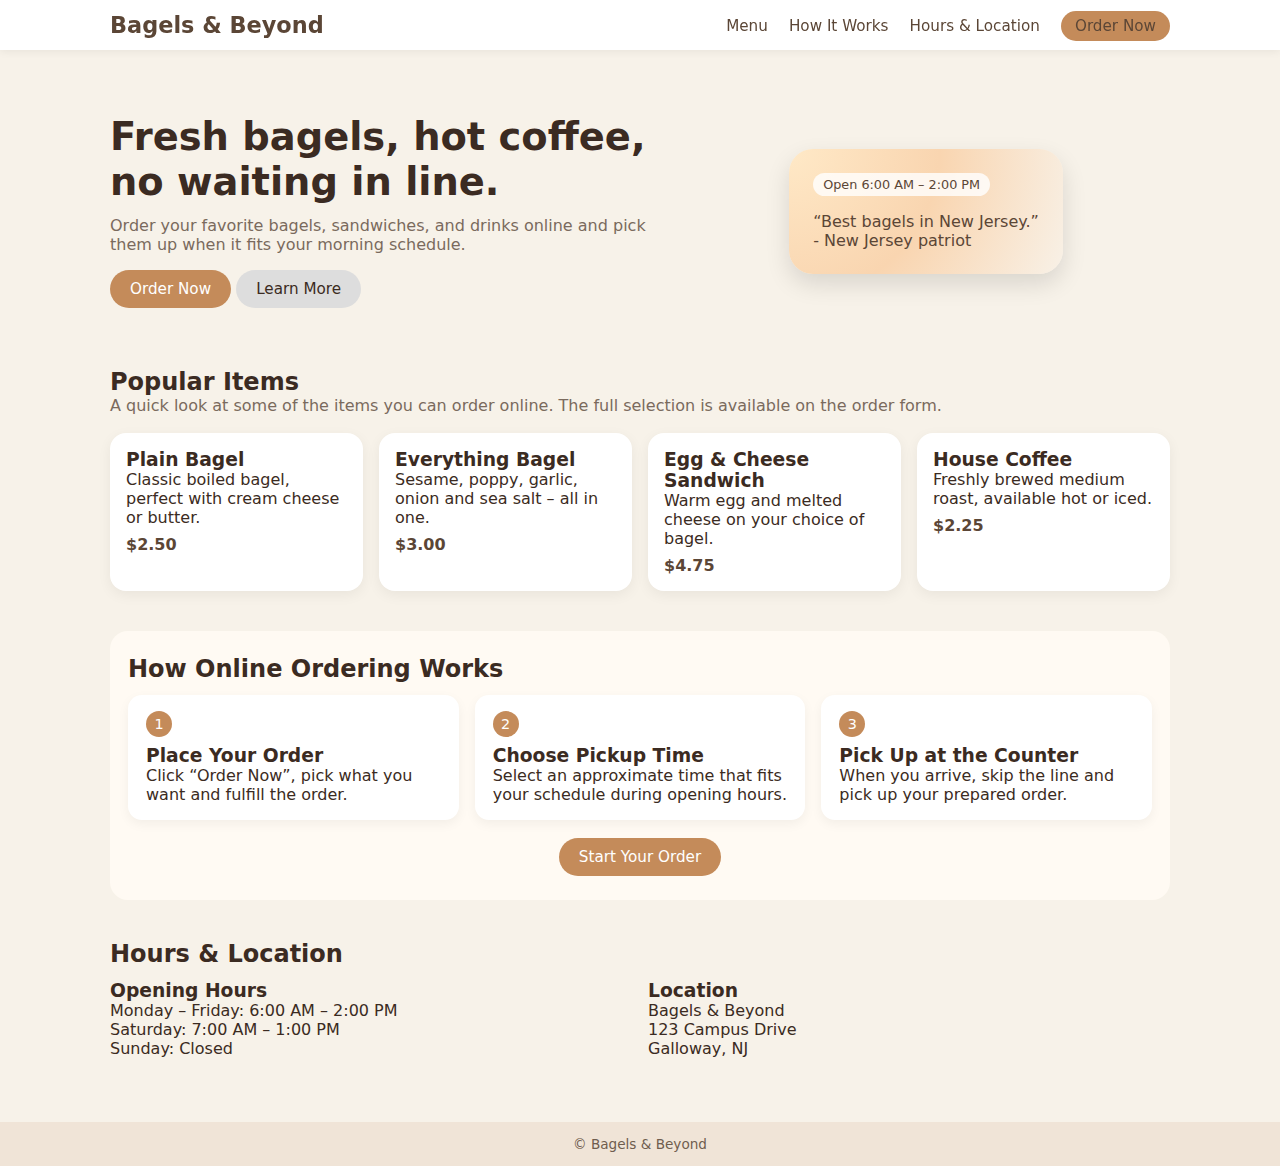
<file: index.html>
<!DOCTYPE html>
<html lang="en">
<head>
    <meta charset="UTF-8">
    <title>Bagels & Beyond – Fresh Bagels Every Morning</title>
    <link rel="stylesheet" href="style.css">
</head>
<body>

<header class="site-header">
    <div class="header-inner">
        <div class="logo">Bagels &amp; Beyond</div>
        <nav class="main-nav">
            <a href="#menu">Menu</a>
            <a href="#how-it-works">How It Works</a>
            <a href="#hours">Hours &amp; Location</a>
            <a href="order.html" class="nav-cta">Order Now</a>
        </nav>
    </div>
</header>

<main>
    <!-- Hero section -->
    <section class="hero">
        <div class="hero-text">
            <h1>Fresh bagels, hot coffee,<br>no waiting in line.</h1>
            <p>
                Order your favorite bagels, sandwiches, and drinks online and 
                pick them up when it fits your morning schedule.
            </p>
            <div class="hero-buttons">
                <a href="order.html" class="btn">Order Now</a>
                <a href="#how-it-works" class="btn btn-secondary">Learn More</a>
            </div>
        </div>
        <div class="hero-image">
            <div class="hero-image-inner">
                <span class="hero-tag">Open 6:00 AM – 2:00 PM</span>
                <p>“Best bagels in New Jersey.”<br><span>- New Jersey patriot</span></p>
            </div>
        </div>
    </section>

    <!-- Menu preview -->
    <section id="menu" class="section">
        <h2>Popular Items</h2>
        <p class="section-intro">
            A quick look at some of the items you can order online. 
            The full selection is available on the order form.
        </p>

        <div class="card-grid">
            <article class="card">
                <h3>Plain Bagel</h3>
                <p>Classic boiled bagel, perfect with cream cheese or butter.</p>
                <p class="price">$2.50</p>
            </article>

            <article class="card">
                <h3>Everything Bagel</h3>
                <p>Sesame, poppy, garlic, onion and sea salt – all in one.</p>
                <p class="price">$3.00</p>
            </article>

            <article class="card">
                <h3>Egg &amp; Cheese Sandwich</h3>
                <p>Warm egg and melted cheese on your choice of bagel.</p>
                <p class="price">$4.75</p>
            </article>

            <article class="card">
                <h3>House Coffee</h3>
                <p>Freshly brewed medium roast, available hot or iced.</p>
                <p class="price">$2.25</p>
            </article>
        </div>
    </section>

    <!-- How it works -->
    <section id="how-it-works" class="section section-alt">
        <h2>How Online Ordering Works</h2>
        <div class="steps">
            <div class="step">
                <span class="step-number">1</span>
                <h3>Place Your Order</h3>
                <p>Click “Order Now”, pick what you want and fulfill the order.</p>
            </div>
            <div class="step">
                <span class="step-number">2</span>
                <h3>Choose Pickup Time</h3>
                <p>Select an approximate time that fits your schedule during opening hours.</p>
            </div>
            <div class="step">
                <span class="step-number">3</span>
                <h3>Pick Up at the Counter</h3>
                <p>When you arrive, skip the line and pick up your prepared order.</p>
            </div>
        </div>
        <div class="centered">
            <a href="order.html" class="btn">Start Your Order</a>
        </div>
    </section>

    <!-- Hours & location -->
    <section id="hours" class="section">
        <h2>Hours &amp; Location</h2>
        <div class="info-grid">
            <div>
                <h3>Opening Hours</h3>
                <p>Monday – Friday: 6:00 AM – 2:00 PM<br>Saturday: 7:00 AM – 1:00 PM<br>Sunday: Closed</p>
            </div>
            <div>
                <h3>Location</h3>
                <p>Bagels &amp; Beyond<br>123 Campus Drive<br>Galloway, NJ</p>
            </div>
        </div>
    </section>
</main>

<footer class="site-footer">
    <p>© Bagels &amp; Beyond</p>
</footer>

</body>
</html>
</file>
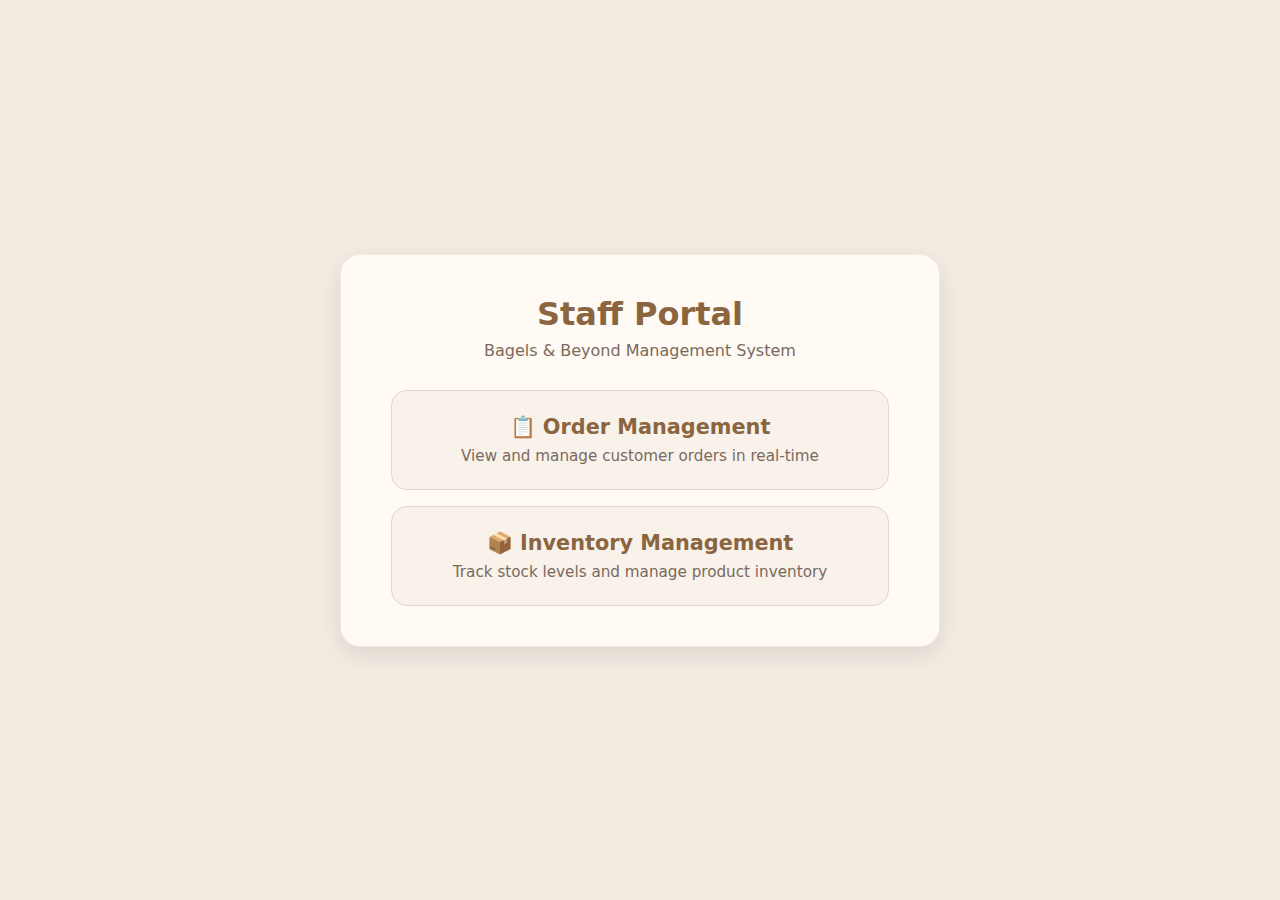
<file: staff/index.html>
<!DOCTYPE html>
<html lang="en">
<head>
    <meta charset="UTF-8">
    <title>Staff Portal – Bagels & Beyond</title>
    <link rel="stylesheet" href="../style.css">
    <style>
        .staff-portal {
            min-height: 100vh;
            display: flex;
            align-items: center;
            justify-content: center;
            background: #f3ece3;
            padding: 20px;
        }
        .staff-container {
            background: #fffaf3;
            border-radius: 20px;
            padding: 40px 50px;
            box-shadow: 0 8px 24px rgba(0,0,0,0.1);
            border: 1px solid #f3e8dc;
            max-width: 600px;
            width: 100%;
            text-align: center;
        }
        .staff-header {
            margin-bottom: 30px;
        }
        .staff-header h1 {
            font-size: 2rem;
            color: #8a6540;
            margin-bottom: 8px;
        }
        .staff-header p {
            font-size: 1rem;
            color: #7a6a5d;
        }
        .staff-options {
            display: grid;
            grid-template-columns: 1fr;
            gap: 16px;
            margin-top: 24px;
        }
        .staff-card {
            background: #f8f2ea;
            border-radius: 16px;
            padding: 24px 20px;
            border: 1px solid #e0d6c8;
            text-decoration: none;
            color: inherit;
            transition: transform 0.2s, box-shadow 0.2s;
        }
        .staff-card:hover {
            transform: translateY(-2px);
            box-shadow: 0 6px 20px rgba(200,139,90,0.15);
        }
        .staff-card h2 {
            font-size: 1.3rem;
            color: #8a6540;
            margin-bottom: 8px;
        }
        .staff-card p {
            font-size: 0.95rem;
            color: #7a6a5d;
            margin: 0;
        }
        @media (max-width: 600px) {
            .staff-container {
                padding: 30px 24px;
            }
        }
    </style>
</head>
<body>

<div class="staff-portal">
    <div class="staff-container">
        <div class="staff-header">
            <h1>Staff Portal</h1>
            <p>Bagels &amp; Beyond Management System</p>
        </div>
        
        <div class="staff-options">
            <a href="orders.html" class="staff-card">
                <h2>📋 Order Management</h2>
                <p>View and manage customer orders in real-time</p>
            </a>
            
            <a href="inventory.html" class="staff-card">
                <h2>📦 Inventory Management</h2>
                <p>Track stock levels and manage product inventory</p>
            </a>
        </div>
    </div>
</div>

</body>
</html>
</file>
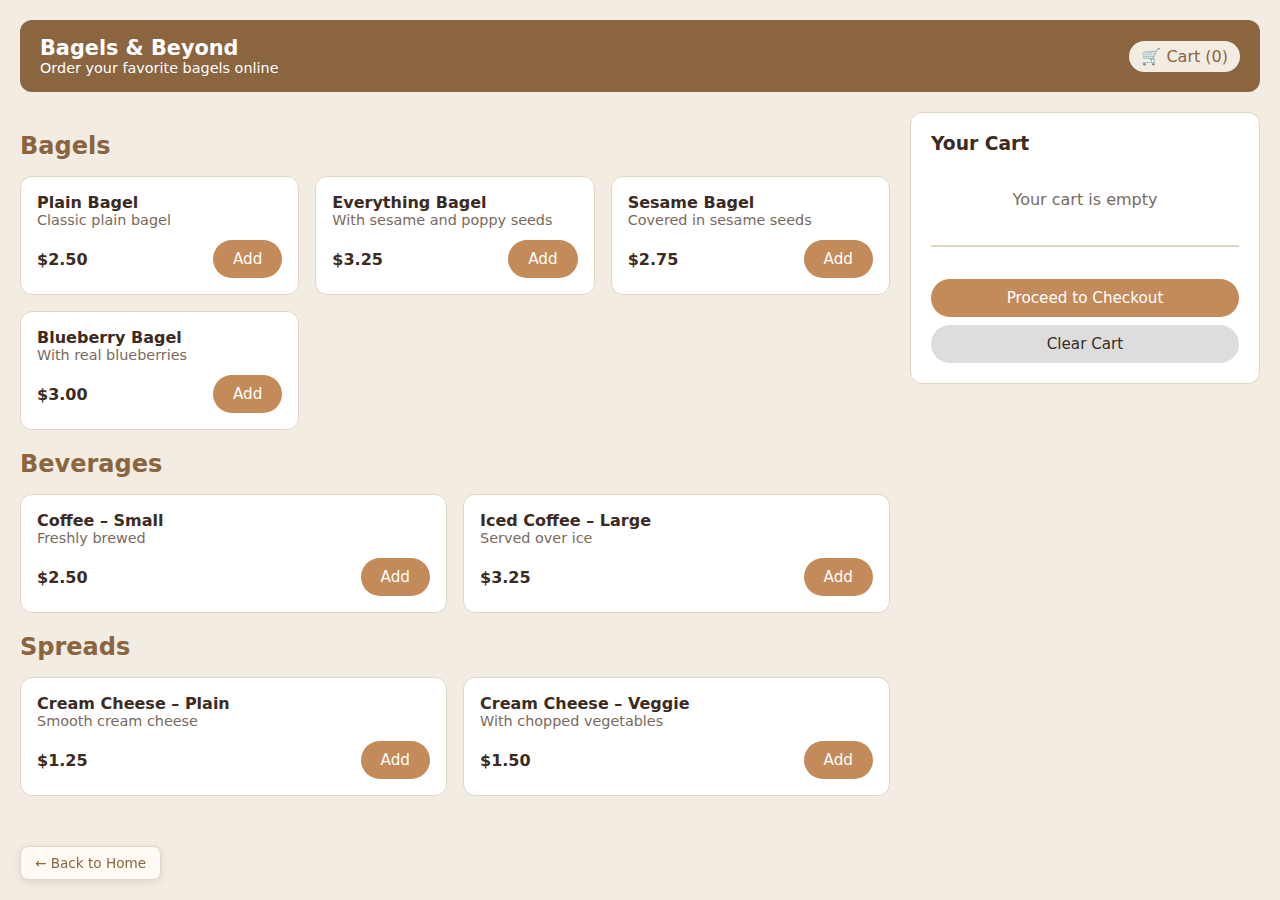
<file: order.html>
<!DOCTYPE html>
<html lang="en">
<head>
    <meta charset="UTF-8">
    <title>Order Online – Bagels & Beyond</title>
    <link rel="stylesheet" href="style.css">
</head>
<body class="order-page">

<div class="order-wrapper">
    <div class="order-topbar">
        <div>
            <h1>Bagels & Beyond</h1>
            <p>Order your favorite bagels online</p>
        </div>
        <div class="order-cart">
            🛒 Cart (<span id="cart-count">0</span>)
        </div>
    </div>

    <div class="order-layout">
        <!-- Menu Items -->
        <div class="menu-section">
            <h2 style="margin-top:20px;color:#8a6540;">Bagels</h2>
            <div class="items-grid">
                <div class="item-card">
                    <div><strong>Plain Bagel</strong></div>
                    <p class="item-desc">Classic plain bagel</p>
                    <div class="item-bottom">
                        <span><strong>$2.50</strong></span>
                        <button onclick="addToCart('Plain Bagel', 2.50)">Add</button>
                    </div>
                </div>

                <div class="item-card">
                    <div><strong>Everything Bagel</strong></div>
                    <p class="item-desc">With sesame and poppy seeds</p>
                    <div class="item-bottom">
                        <span><strong>$3.25</strong></span>
                        <button onclick="addToCart('Everything Bagel', 3.25)">Add</button>
                    </div>
                </div>

                <div class="item-card">
                    <div><strong>Sesame Bagel</strong></div>
                    <p class="item-desc">Covered in sesame seeds</p>
                    <div class="item-bottom">
                        <span><strong>$2.75</strong></span>
                        <button onclick="addToCart('Sesame Bagel', 2.75)">Add</button>
                    </div>
                </div>

                <div class="item-card">
                    <div><strong>Blueberry Bagel</strong></div>
                    <p class="item-desc">With real blueberries</p>
                    <div class="item-bottom">
                        <span><strong>$3.00</strong></span>
                        <button onclick="addToCart('Blueberry Bagel', 3.00)">Add</button>
                    </div>
                </div>
            </div>

            <h2 style="margin-top:20px;color:#8a6540;">Beverages</h2>
            <div class="items-grid">
                <div class="item-card">
                    <div><strong>Coffee – Small</strong></div>
                    <p class="item-desc">Freshly brewed</p>
                    <div class="item-bottom">
                        <span><strong>$2.50</strong></span>
                        <button onclick="addToCart('Coffee – Small', 2.50)">Add</button>
                    </div>
                </div>

                <div class="item-card">
                    <div><strong>Iced Coffee – Large</strong></div>
                    <p class="item-desc">Served over ice</p>
                    <div class="item-bottom">
                        <span><strong>$3.25</strong></span>
                        <button onclick="addToCart('Iced Coffee – Large', 3.25)">Add</button>
                    </div>
                </div>
            </div>

            <h2 style="margin-top:20px;color:#8a6540;">Spreads</h2>
            <div class="items-grid">
                <div class="item-card">
                    <div><strong>Cream Cheese – Plain</strong></div>
                    <p class="item-desc">Smooth cream cheese</p>
                    <div class="item-bottom">
                        <span><strong>$1.25</strong></span>
                        <button onclick="addToCart('Cream Cheese – Plain', 1.25)">Add</button>
                    </div>
                </div>

                <div class="item-card">
                    <div><strong>Cream Cheese – Veggie</strong></div>
                    <p class="item-desc">With chopped vegetables</p>
                    <div class="item-bottom">
                        <span><strong>$1.50</strong></span>
                        <button onclick="addToCart('Cream Cheese – Veggie', 1.50)">Add</button>
                    </div>
                </div>
            </div>
        </div>

        <!-- Cart Sidebar -->
        <div class="cart-sidebar">
            <h3 style="margin-bottom:16px;">Your Cart</h3>
            <div id="cart-items"></div>
            <div id="cart-total" style="margin-top:16px;padding-top:16px;border-top:2px solid #e0d6c8;"></div>
            <a href="payment.html" class="btn" style="display:block;text-align:center;margin-top:16px;">Proceed to Checkout</a>
            <button onclick="clearCart()" class="btn btn-secondary" style="width:100%;margin-top:8px;">Clear Cart</button>
        </div>
    </div>
</div>

<a href="index.html" class="footer-right-link">← Back to Home</a>

<script src="cart.js"></script>
</body>
</html>
</file>
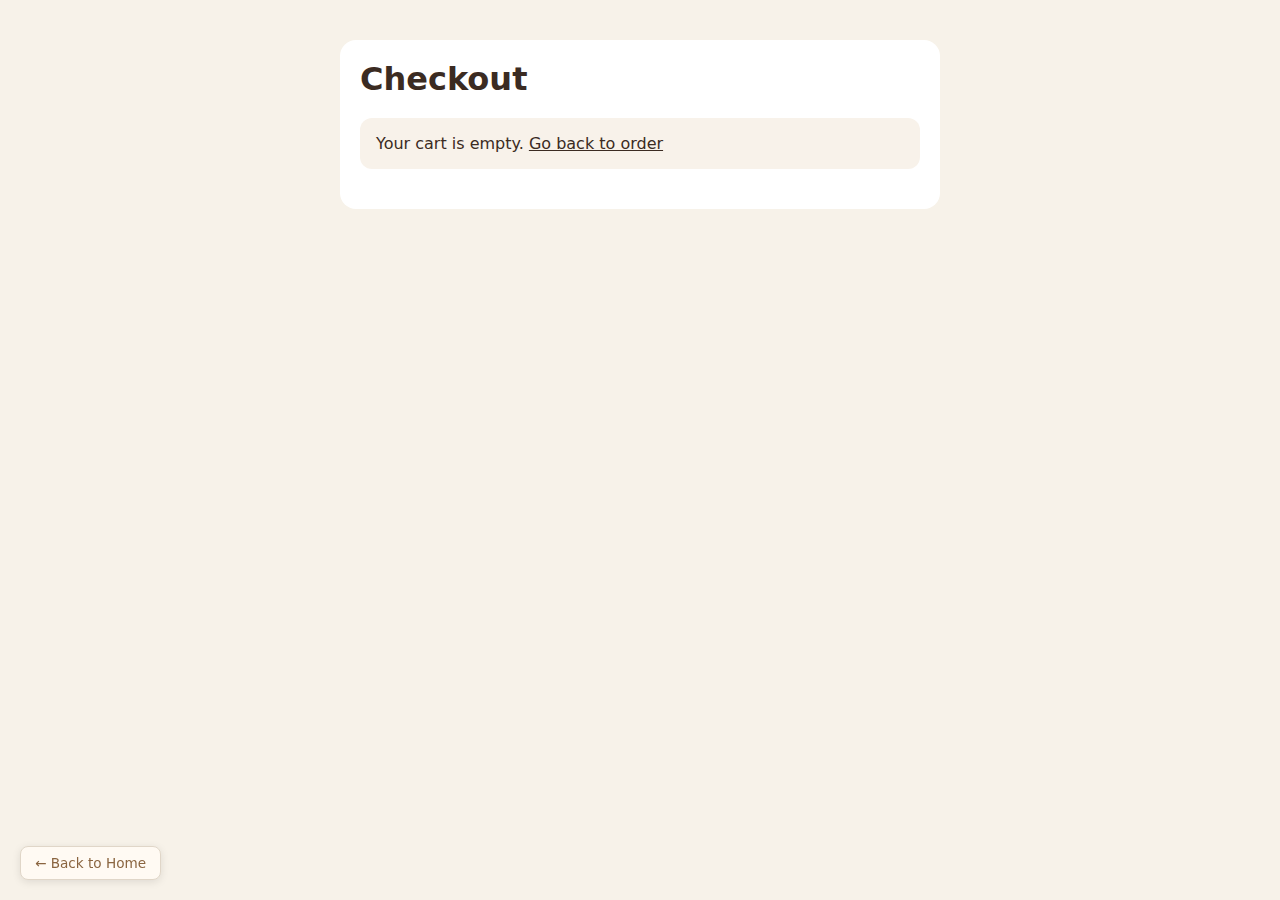
<file: payment.html>
<!DOCTYPE html>
<html lang="en">
<head>
    <meta charset="UTF-8">
    <title>Checkout – Bagels & Beyond</title>
    <link rel="stylesheet" href="style.css">
</head>
<body>

<div class="page">
    <h1>Checkout</h1>
    
    <div id="cart-display" class="cart-display"></div>
    
    <form id="payment-form">
        <h3 style="margin-top:20px;margin-bottom:12px;color:#8a6540;">Customer Information</h3>
        
        <div class="form-group">
            <label>First Name</label>
            <input type="text" id="firstName" required>
        </div>
        
        <div class="form-group">
            <label>Last Name</label>
            <input type="text" id="lastName" required>
        </div>
        
        <div class="form-group">
            <label>Phone</label>
            <input type="tel" id="phone" placeholder="(555) 555-5555" required>
        </div>

        <!-- Pickup time -->
        <div class="form-group">
            <label>Pickup Time</label>
            <input type="time" id="pickupTime" required>
        </div>
        
        <h3 style="margin-top:24px;margin-bottom:12px;color:#8a6540;">Payment Information</h3>
        
        <div class="form-group">
            <label>Card Number</label>
            <input type="text" id="cardNumber" placeholder="1234 5678 9012 3456" maxlength="19" required>
        </div>
        
        <div style="display:flex;gap:12px;">
            <div class="form-group" style="flex:1;">
                <label>Expiry Date</label>
                <input type="text" id="cardExpiry" placeholder="MM/YY" maxlength="5" required>
            </div>
            
            <div class="form-group" style="flex:1;">
                <label>CVV</label>
                <input type="text" id="cardCvv" placeholder="123" maxlength="4" required>
            </div>
        </div>
        
        <div class="form-group">
            <label>Cardholder Name</label>
            <input type="text" id="cardName" placeholder="Name on Card" required>
        </div>
        
        <div style="display:flex;gap:10px;margin-top:20px;">
            <button type="submit" style="flex:1;">Complete Order</button>
            <a href="order.html" class="btn btn-secondary" style="flex:1;text-align:center;">Back to Order</a>
        </div>
        
        <p style="margin-top:16px;font-size:0.85rem;color:#7a6a5d;text-align:center;">
            This is a prototype. No real payment processing occurs.
        </p>
    </form>
</div>

<a href="index.html" class="footer-right-link">← Back to Home</a>

<script src="payment.js"></script>
</body>
</html>
</file>
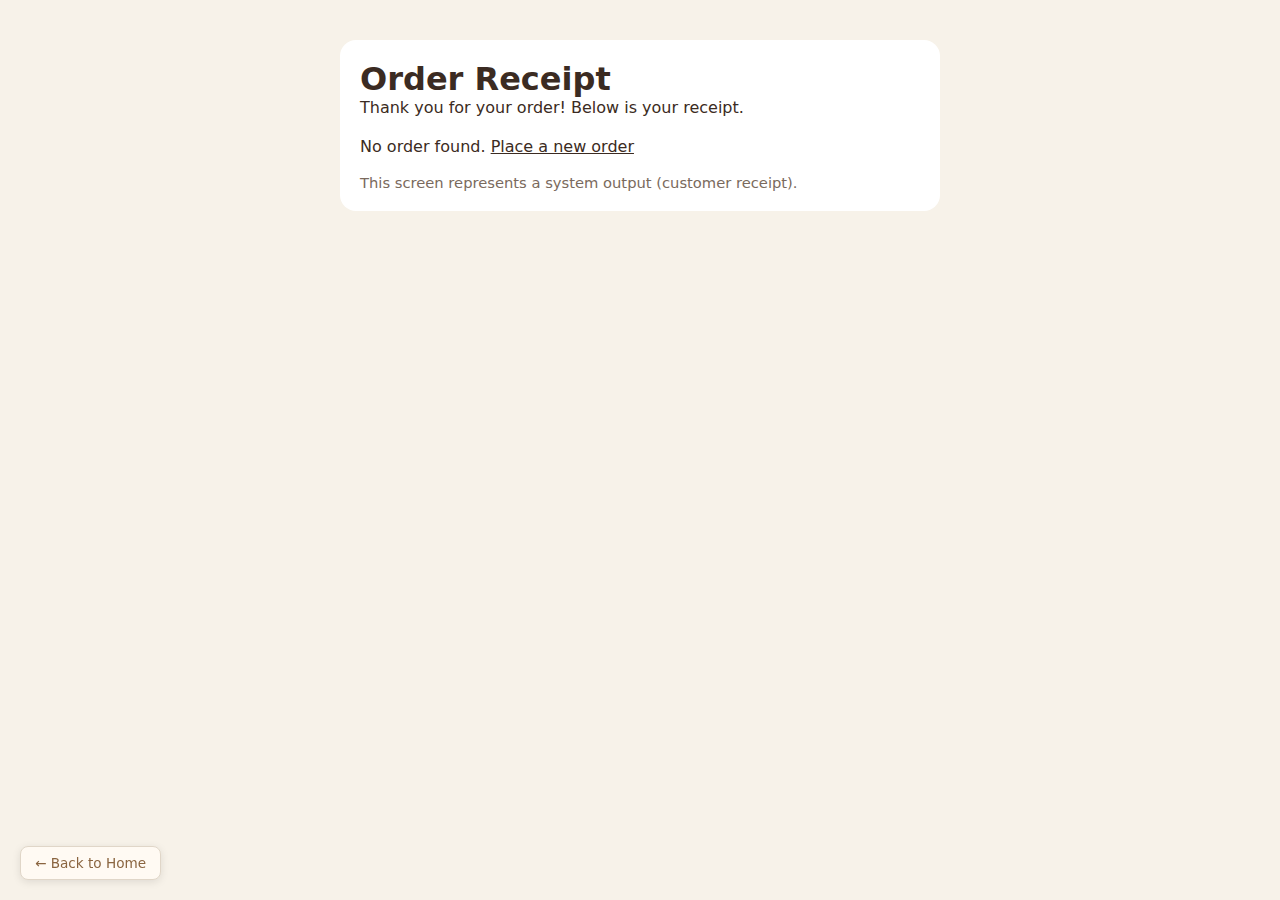
<file: receipt.html>
<!DOCTYPE html>
<html lang="en">
<head>
    <meta charset="UTF-8">
    <title>Order Receipt – Bagels & Beyond</title>
    <link rel="stylesheet" href="style.css">
</head>
<body>

<div class="page">
    <div class="page-header">
        <h1>Order Receipt</h1>
        <p>Thank you for your order! Below is your receipt.</p>
    </div>

    <div id="receipt-details"></div>

    <div class="footer-note">
        This screen represents a system output (customer receipt).
    </div>

</div>

<a href="index.html" class="footer-right-link">← Back to Home</a>

<script src="receipt.js"></script>
</body>
</html>
</file>
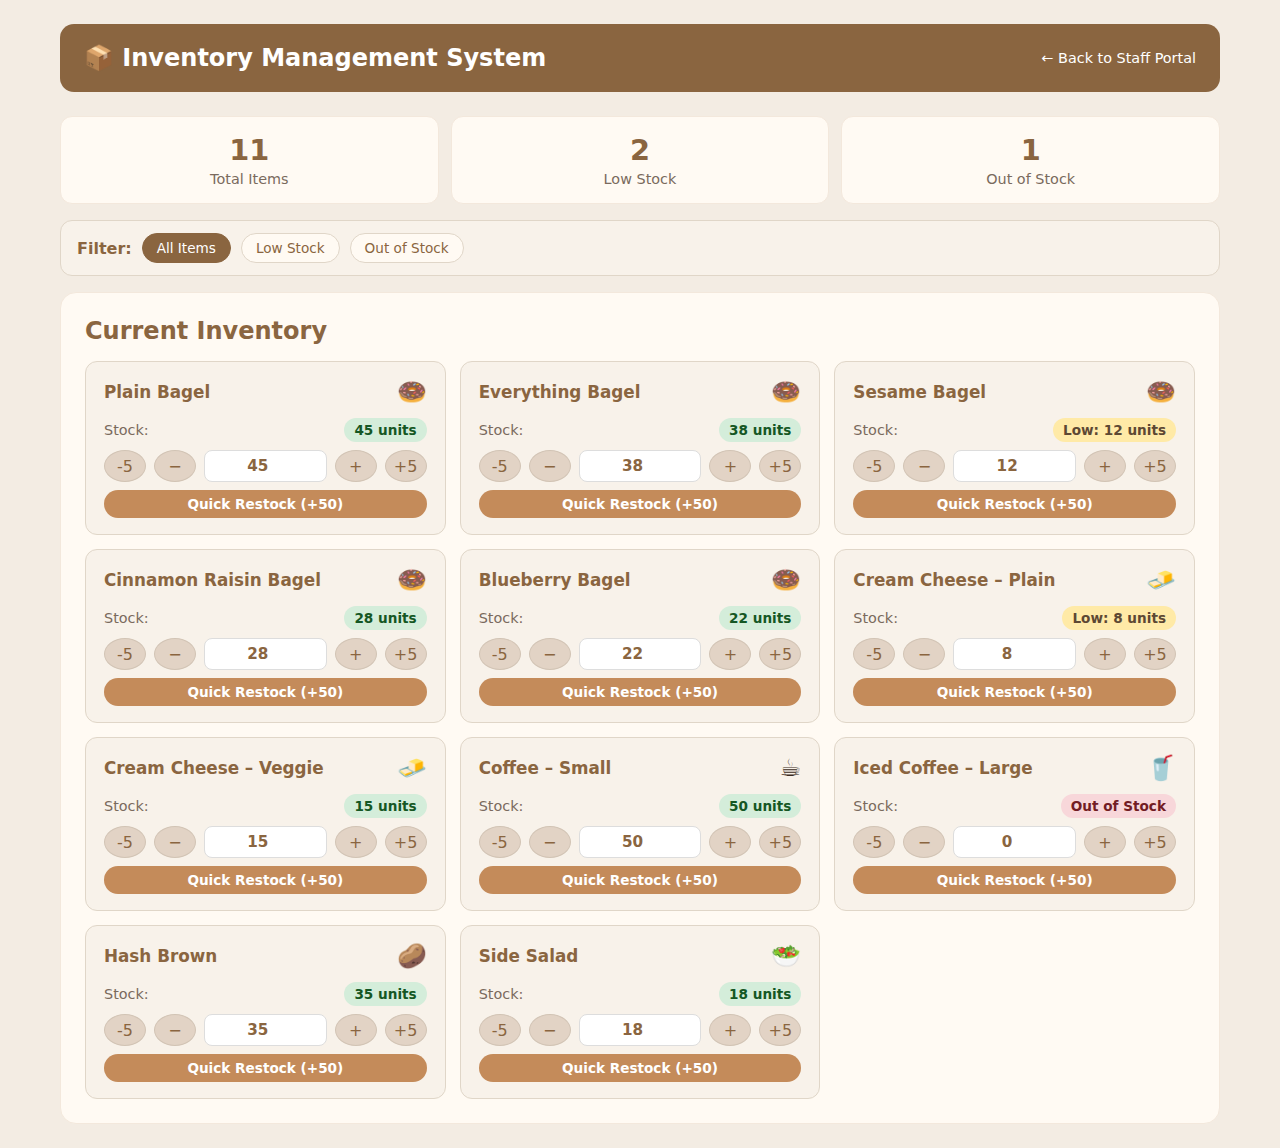
<file: staff/inventory.html>
<!DOCTYPE html>
<html lang="en">
<head>
    <meta charset="UTF-8">
    <title>Inventory Management – Staff Portal</title>
    <link rel="stylesheet" href="../style.css">
    <style>
        body {
            background: #f3ece3;
        }
        .staff-page {
            max-width: 1200px;
            margin: 0 auto;
            padding: 24px 20px;
        }
        .staff-header {
            background: #8a6540;
            color: #fff;
            padding: 20px 24px;
            border-radius: 14px;
            margin-bottom: 24px;
            display: flex;
            justify-content: space-between;
            align-items: center;
        }
        .staff-header h1 {
            font-size: 1.5rem;
            margin: 0;
        }
        .staff-header a {
            color: #fff;
            text-decoration: none;
            font-size: 0.9rem;
        }
        .stats {
            display: grid;
            grid-template-columns: repeat(auto-fit, minmax(180px, 1fr));
            gap: 12px;
            margin-bottom: 16px;
        }
        .stat-card {
            background: #fffaf3;
            border-radius: 12px;
            padding: 16px;
            border: 1px solid #f3e8dc;
            text-align: center;
        }
        .stat-number {
            font-size: 1.8rem;
            font-weight: 700;
            color: #8a6540;
        }
        .stat-label {
            font-size: 0.9rem;
            color: #7a6a5d;
            margin-top: 4px;
        }
        .inventory-container {
            background: #fffaf3;
            border-radius: 16px;
            padding: 24px;
            border: 1px solid #f3e8dc;
        }
        .inventory-grid {
            display: grid;
            grid-template-columns: repeat(auto-fit, minmax(280px, 1fr));
            gap: 14px;
            margin-top: 16px;
        }
        .inventory-item {
            background: #f8f2ea;
            border-radius: 12px;
            padding: 16px 18px;
            border: 1px solid #e0d6c8;
        }
        .item-header {
            display: flex;
            justify-content: space-between;
            align-items: center;
            margin-bottom: 12px;
        }
        .item-name {
            font-weight: 700;
            color: #8a6540;
            font-size: 1.05rem;
        }
        .item-icon {
            font-size: 1.5rem;
        }
        .item-stock-row {
            display: flex;
            justify-content: space-between;
            align-items: center;
            margin-bottom: 8px;
        }
        .stock-level {
            font-weight: 600;
            padding: 4px 10px;
            border-radius: 999px;
            font-size: 0.85rem;
        }
        .stock-level.low {
            background: #ffeaa7;
            color: #5d4833;
        }
        .stock-level.ok {
            background: #d4edda;
            color: #155724;
        }
        .stock-level.out {
            background: #f8d7da;
            color: #721c24;
        }
        .stock-controls {
            display: flex;
            gap: 8px;
            align-items: center;
            margin-top: 8px;
        }
        .stock-btn {
            width: 32px;
            height: 32px;
            border-radius: 50%;
            border: 1px solid #d2c4b5;
            background: #e2d3c5;
            color: #8a6540;
            font-size: 1rem;
            cursor: pointer;
            display: flex;
            align-items: center;
            justify-content: center;
        }
        .stock-btn:hover {
            background: #d2c4b5;
        }
        .stock-input {
            width: 60px;
            height: 32px;
            text-align: center;
            border-radius: 8px;
            border: 1px solid #d2c4b5;
            font-size: 0.95rem;
            background: #fff;
            color: #8a6540;
            font-weight: 600;
        }
        .restock-btn {
            padding: 6px 12px;
            border-radius: 999px;
            border: none;
            background: #c48b5a;
            color: #fff;
            font-size: 0.85rem;
            cursor: pointer;
            font-weight: 600;
            margin-top: 8px;
            width: 100%;
        }
        .restock-btn:hover {
            background: #aa7547;
        }
        .filters {
            background: #f8f2ea;
            border-radius: 12px;
            padding: 12px 16px;
            border: 1px solid #e0d6c8;
            margin-bottom: 16px;
            display: flex;
            gap: 10px;
            align-items: center;
            flex-wrap: wrap;
        }
        .filter-btn {
            padding: 6px 14px;
            border-radius: 999px;
            border: 1px solid #e0d6c8;
            background: #fffaf3;
            color: #8a6540;
            font-size: 0.85rem;
            cursor: pointer;
        }
        .filter-btn.active {
            background: #8a6540;
            color: #fff;
            border-color: #8a6540;
        }
    </style>
</head>
<body>

<div class="staff-page">
    <div class="staff-header">
        <h1>📦 Inventory Management System</h1>
        <a href="index.html">← Back to Staff Portal</a>
    </div>

    <div class="stats">
        <div class="stat-card">
            <div class="stat-number" id="stat-total">0</div>
            <div class="stat-label">Total Items</div>
        </div>
        <div class="stat-card">
            <div class="stat-number" id="stat-low">0</div>
            <div class="stat-label">Low Stock</div>
        </div>
        <div class="stat-card">
            <div class="stat-number" id="stat-out">0</div>
            <div class="stat-label">Out of Stock</div>
        </div>
    </div>

    <div class="filters">
        <span style="font-weight:600;color:#8a6540;">Filter:</span>
        <button class="filter-btn active" data-filter="all">All Items</button>
        <button class="filter-btn" data-filter="low">Low Stock</button>
        <button class="filter-btn" data-filter="out">Out of Stock</button>
    </div>

    <div class="inventory-container">
        <h2 style="margin-bottom:16px;color:#8a6540;">Current Inventory</h2>
        <div class="inventory-grid" id="inventory-grid"></div>
    </div>
</div>

<script>
    var inventory = [];
    var currentFilter = 'all';

    function initInventory() {
        var storedInventory = localStorage.getItem('inventory');
        if (storedInventory) {
            inventory = JSON.parse(storedInventory);
        } else {
            // Default inventory
            inventory = [
                { id: 1, name: 'Plain Bagel', icon: '🍩', stock: 45, lowThreshold: 15 },
                { id: 2, name: 'Everything Bagel', icon: '🍩', stock: 38, lowThreshold: 15 },
                { id: 3, name: 'Sesame Bagel', icon: '🍩', stock: 12, lowThreshold: 15 },
                { id: 4, name: 'Cinnamon Raisin Bagel', icon: '🍩', stock: 28, lowThreshold: 15 },
                { id: 5, name: 'Blueberry Bagel', icon: '🍩', stock: 22, lowThreshold: 15 },
                { id: 6, name: 'Cream Cheese – Plain', icon: '🧈', stock: 8, lowThreshold: 10 },
                { id: 7, name: 'Cream Cheese – Veggie', icon: '🧈', stock: 15, lowThreshold: 10 },
                { id: 8, name: 'Coffee – Small', icon: '☕', stock: 50, lowThreshold: 20 },
                { id: 9, name: 'Iced Coffee – Large', icon: '🥤', stock: 0, lowThreshold: 20 },
                { id: 10, name: 'Hash Brown', icon: '🥔', stock: 35, lowThreshold: 20 },
                { id: 11, name: 'Side Salad', icon: '🥗', stock: 18, lowThreshold: 10 }
            ];
        }
        saveInventory();
        updateStats();
        renderInventory();
    }

    function saveInventory() {
        localStorage.setItem('inventory', JSON.stringify(inventory));
    }

    function updateStats() {
        var total = inventory.length;
        var low = 0;
        var out = 0;
        for (var i = 0; i < inventory.length; i++) {
            var item = inventory[i];
            if (item.stock === 0) {
                out++;
            } else if (item.stock > 0 && item.stock <= item.lowThreshold) {
                low++;
            }
        }
        document.getElementById('stat-total').textContent = total;
        document.getElementById('stat-low').textContent = low;
        document.getElementById('stat-out').textContent = out;
    }

    function getStockStatus(item) {
        if (item.stock === 0) return 'out';
        if (item.stock <= item.lowThreshold) return 'low';
        return 'ok';
    }

    function getStockLabel(item) {
        if (item.stock === 0) return 'Out of Stock';
        if (item.stock <= item.lowThreshold) return 'Low: ' + item.stock + ' units';
        return item.stock + ' units';
    }

    function renderInventory() {
        var grid = document.getElementById('inventory-grid');
        var filtered = [];

        for (var i = 0; i < inventory.length; i++) {
            var item = inventory[i];
            if (currentFilter === 'all') {
                filtered.push(item);
            } else if (currentFilter === 'low' && item.stock > 0 && item.stock <= item.lowThreshold) {
                filtered.push(item);
            } else if (currentFilter === 'out' && item.stock === 0) {
                filtered.push(item);
            }
        }

        if (filtered.length === 0) {
            grid.innerHTML = '<p style="text-align:center;padding:40px;color:#7a6a5d;">No items found for this filter.</p>';
            return;
        }

        var html = '';
        for (var j = 0; j < filtered.length; j++) {
            var it = filtered[j];
            var status = getStockStatus(it);
            var label = getStockLabel(it);

            html += '<div class="inventory-item">';
            html += '<div class="item-header">';
            html += '<span class="item-name">' + it.name + '</span>';
            html += '<span class="item-icon">' + it.icon + '</span>';
            html += '</div>';
            html += '<div class="item-stock-row">';
            html += '<span style="font-size:0.9rem;color:#7a6a5d;">Stock:</span>';
            html += '<span class="stock-level ' + status + '">' + label + '</span>';
            html += '</div>';
            html += '<div class="stock-controls">';
            html += '<button class="stock-btn" onclick="updateStock(' + it.id + ', -5)">-5</button>';
            html += '<button class="stock-btn" onclick="updateStock(' + it.id + ', -1)">−</button>';
            html += '<input type="number" class="stock-input" value="' + it.stock + '" onchange="setStock(' + it.id + ', this.value)" min="0">';
            html += '<button class="stock-btn" onclick="updateStock(' + it.id + ', 1)">+</button>';
            html += '<button class="stock-btn" onclick="updateStock(' + it.id + ', 5)">+5</button>';
            html += '</div>';
            html += '<button class="restock-btn" onclick="restock(' + it.id + ')">Quick Restock (+50)</button>';
            html += '</div>';
        }

        grid.innerHTML = html;
    }

    function updateStock(id, delta) {
        for (var i = 0; i < inventory.length; i++) {
            if (inventory[i].id === id) {
                inventory[i].stock = Math.max(0, inventory[i].stock + delta);
                break;
            }
        }
        saveInventory();
        updateStats();
        renderInventory();
    }

    function setStock(id, value) {
        var newStock = parseInt(value, 10);
        if (isNaN(newStock) || newStock < 0) {
            renderInventory();
            return;
        }
        for (var i = 0; i < inventory.length; i++) {
            if (inventory[i].id === id) {
                inventory[i].stock = newStock;
                break;
            }
        }
        saveInventory();
        updateStats();
        renderInventory();
    }

    function restock(id) {
        for (var i = 0; i < inventory.length; i++) {
            if (inventory[i].id === id) {
                inventory[i].stock = inventory[i].stock + 50;
                break;
            }
        }
        saveInventory();
        updateStats();
        renderInventory();
    }

    // Filter buttons
    var invFilterBtns = document.querySelectorAll('.filter-btn');
    for (var i = 0; i < invFilterBtns.length; i++) {
        invFilterBtns[i].addEventListener('click', function () {
            for (var j = 0; j < invFilterBtns.length; j++) {
                invFilterBtns[j].classList.remove('active');
            }
            this.classList.add('active');
            currentFilter = this.getAttribute('data-filter');
            renderInventory();
        });
    }

    window.addEventListener('DOMContentLoaded', initInventory);
</script>

</body>
</html>
</file>
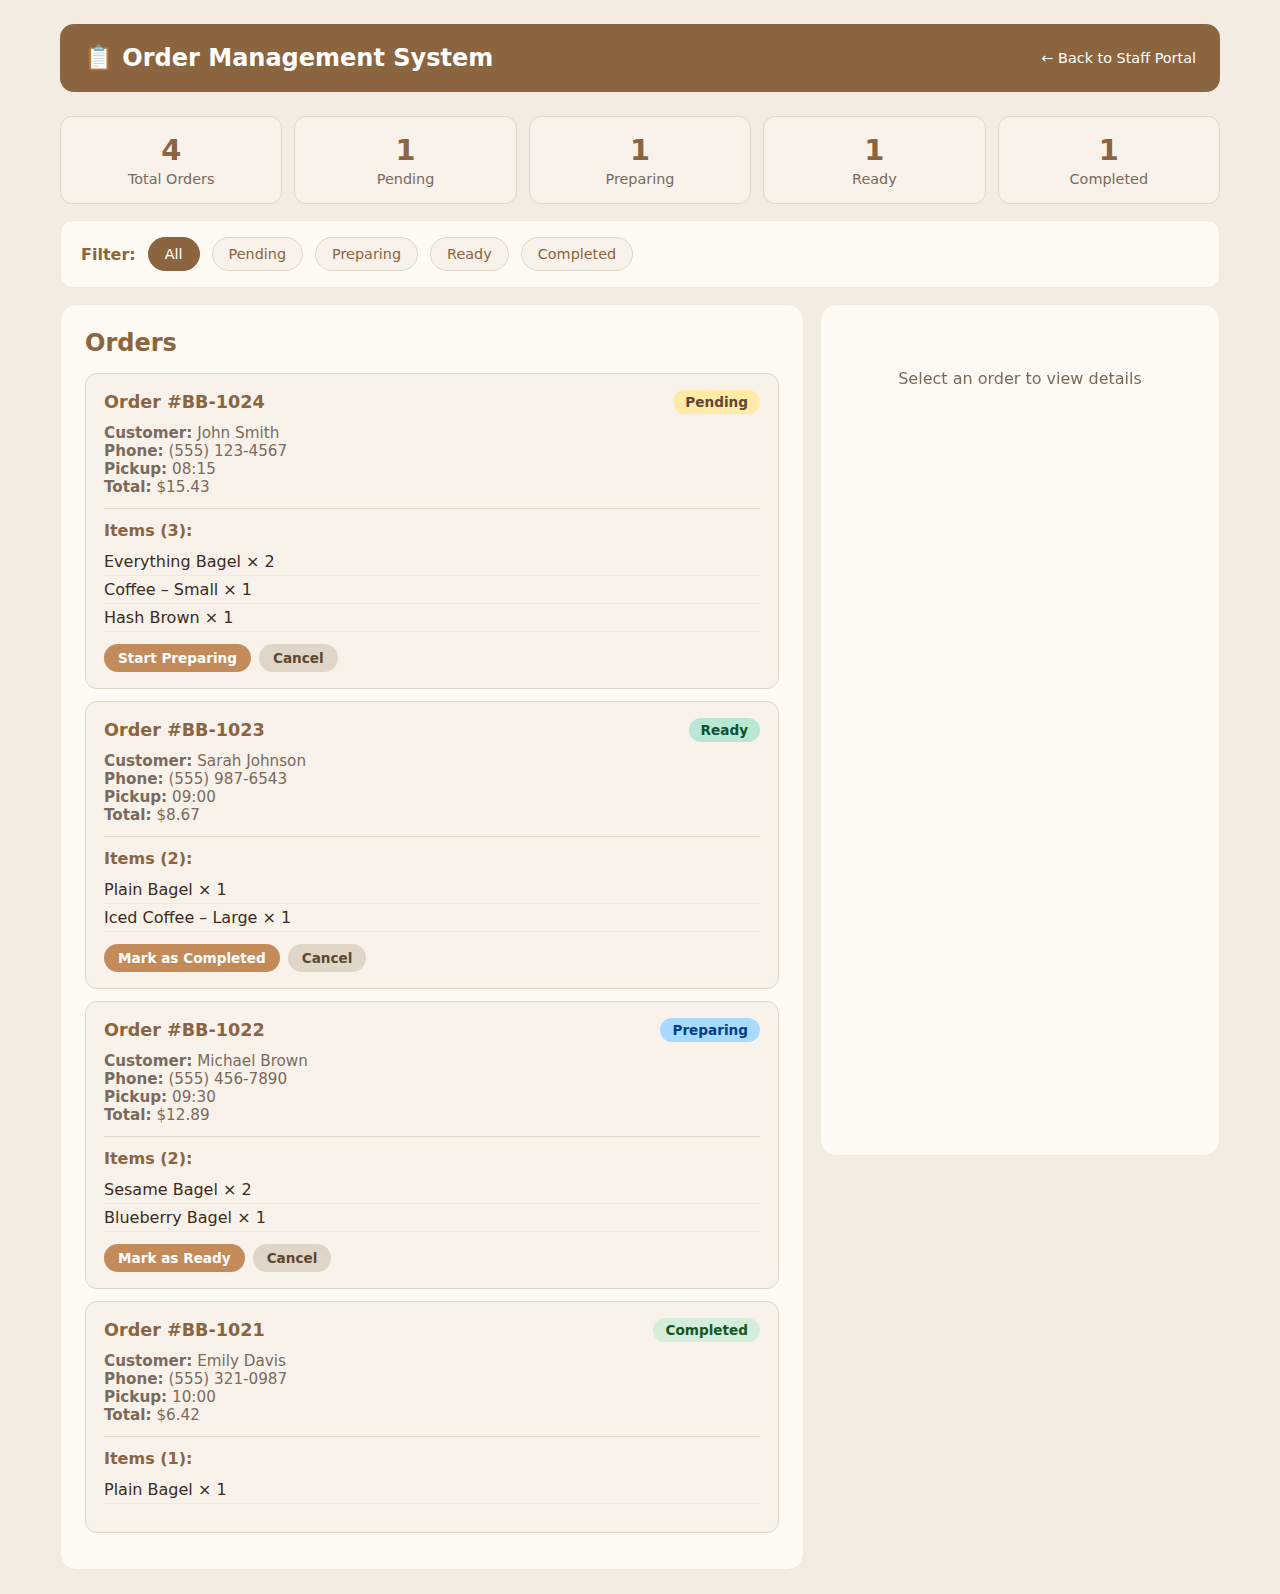
<file: staff/orders.html>
<!DOCTYPE html>
<html lang="en">
<head>
    <meta charset="UTF-8">
    <title>Order Management – Staff Portal</title>
    <link rel="stylesheet" href="../style.css">
    <link rel="stylesheet" href="staff-orders.css">
</head>
<body>

<div class="staff-page">
    <div class="staff-header">
        <h1>📋 Order Management System</h1>
        <a href="index.html">← Back to Staff Portal</a>
    </div>

    <div class="stats">
        <div class="stat-card">
            <div class="stat-number" id="stat-total">0</div>
            <div class="stat-label">Total Orders</div>
        </div>
        <div class="stat-card">
            <div class="stat-number" id="stat-pending">0</div>
            <div class="stat-label">Pending</div>
        </div>
        <div class="stat-card">
            <div class="stat-number" id="stat-preparing">0</div>
            <div class="stat-label">Preparing</div>
        </div>
        <div class="stat-card">
            <div class="stat-number" id="stat-ready">0</div>
            <div class="stat-label">Ready</div>
        </div>
        <div class="stat-card">
            <div class="stat-number" id="stat-completed">0</div>
            <div class="stat-label">Completed</div>
        </div>
    </div>

    <div class="filters">
        <span class="filter-label">Filter:</span>
        <button class="filter-btn active" data-filter="all">All</button>
        <button class="filter-btn" data-filter="pending">Pending</button>
        <button class="filter-btn" data-filter="preparing">Preparing</button>
        <button class="filter-btn" data-filter="ready">Ready</button>
        <button class="filter-btn" data-filter="completed">Completed</button>
    </div>

    <div class="orders-layout">
        <div class="orders-list-container">
            <h2>Orders</h2>
            <div id="orders-list"></div>
        </div>
        
        <div class="order-details-panel" id="order-details-panel">
            <div class="no-selection">
                <p>Select an order to view details</p>
            </div>
        </div>
    </div>
</div>

<script src="staff-orders.js"></script>
</body>
</html>
</file>
<file: staff/staff-orders.css>
body {
    background: #f3ece3;
}

.staff-page {
    max-width: 1200px;
    margin: 0 auto;
    padding: 24px 20px;
}

.staff-header {
    background: #8a6540;
    color: #fff;
    padding: 20px 24px;
    border-radius: 14px;
    margin-bottom: 24px;
    display: flex;
    justify-content: space-between;
    align-items: center;
}

.staff-header h1 {
    font-size: 1.5rem;
    margin: 0;
}

.staff-header a {
    color: #fff;
    text-decoration: none;
    font-size: 0.9rem;
}

.stats {
    display: grid;
    grid-template-columns: repeat(auto-fit, minmax(150px, 1fr));
    gap: 12px;
    margin-bottom: 16px;
}

.stat-card {
    background: #f8f2ea;
    border-radius: 12px;
    padding: 16px;
    border: 1px solid #e0d6c8;
    text-align: center;
}

.stat-number {
    font-size: 1.8rem;
    font-weight: 700;
    color: #8a6540;
}

.stat-label {
    font-size: 0.9rem;
    color: #7a6a5d;
    margin-top: 4px;
}

.filters {
    background: #fffaf3;
    border-radius: 12px;
    padding: 16px 20px;
    border: 1px solid #f3e8dc;
    margin-bottom: 16px;
    display: flex;
    gap: 12px;
    align-items: center;
}

.filter-label {
    font-weight: 600;
    color: #8a6540;
}

.filter-btn {
    padding: 8px 16px;
    border-radius: 999px;
    border: 1px solid #e0d6c8;
    background: #f8f2ea;
    color: #8a6540;
    font-size: 0.9rem;
    cursor: pointer;
}

.filter-btn.active {
    background: #8a6540;
    color: #fff;
    border-color: #8a6540;
}

.orders-layout {
    display: grid;
    grid-template-columns: 1fr 400px;
    gap: 16px;
}

.orders-list-container {
    background: #fffaf3;
    border-radius: 16px;
    padding: 24px;
    border: 1px solid #f3e8dc;
}

.orders-list-container h2 {
    margin-bottom: 16px;
    color: #8a6540;
}

.order-details-panel {
    background: #fffaf3;
    border-radius: 16px;
    padding: 24px;
    border: 1px solid #f3e8dc;
    position: sticky;
    top: 24px;
    max-height: calc(100vh - 48px);
    overflow-y: auto;
}

.order-item {
    background: #f8f2ea;
    border-radius: 12px;
    padding: 16px 18px;
    margin-bottom: 12px;
    border: 1px solid #e0d6c8;
    cursor: pointer;
}

.order-item.selected {
    border: 2px solid #8a6540;
    background: #f3e8dc;
}

.order-header {
    display: flex;
    justify-content: space-between;
    align-items: center;
    margin-bottom: 10px;
}

.order-number {
    font-weight: 700;
    color: #8a6540;
    font-size: 1.1rem;
}

.order-status {
    padding: 4px 12px;
    border-radius: 999px;
    font-size: 0.85rem;
    font-weight: 600;
}

.order-status.pending { background: #ffeaa7; color: #5d4833; }
.order-status.preparing { background: #a8daff; color: #004085; }
.order-status.ready { background: #b8e7d4; color: #0f5132; }
.order-status.completed { background: #d4edda; color: #155724; }

.order-details {
    font-size: 0.95rem;
    color: #7a6a5d;
    margin-bottom: 8px;
}

.order-items {
    margin-top: 12px;
    padding-top: 12px;
    border-top: 1px solid #e0d6c8;
}

.order-items strong {
    font-size: 1rem;
    color: #8a6540;
    display: block;
    margin-bottom: 8px;
}

.order-items ul {
    margin: 0;
    padding: 0;
    list-style: none;
}

.order-items li {
    padding: 4px 0;
    border-bottom: 1px solid #f3e8dc;
}

.order-actions {
    margin-top: 12px;
    display: flex;
    gap: 8px;
}

.action-btn {
    padding: 6px 14px;
    border-radius: 999px;
    border: none;
    background: #c48b5a;
    color: #fff;
    font-size: 0.85rem;
    cursor: pointer;
    font-weight: 600;
}

.action-btn:hover {
    background: #aa7547;
}

.action-btn.secondary {
    background: #e0d6c8;
    color: #5d4833;
}

.detail-section {
    margin-bottom: 24px;
}

.detail-section h3 {
    font-size: 1.15rem;
    color: #8a6540;
    margin-bottom: 12px;
    padding-bottom: 8px;
    border-bottom: 2px solid #e0d6c8;
}

.detail-row {
    margin-bottom: 6px;
    font-size: 0.95rem;
}

.detail-label {
    font-weight: 600;
    color: #5b4636;
}

.items-list {
    list-style: none;
    padding: 0;
    margin: 12px 0 0 0;
}

.items-list li {
    background: #f8f2ea;
    padding: 12px 14px;
    border-radius: 10px;
    margin-bottom: 10px;
    border: 1px solid #e0d6c8;
}

.item-name-qty {
    font-weight: 700;
    color: #8a6540;
    font-size: 1.05rem;
    margin-bottom: 4px;
    display: flex;
    justify-content: space-between;
}

.item-options {
    font-size: 0.9rem;
    color: #7a6a5d;
    margin-top: 4px;
}

.item-price {
    font-weight: 700;
    color: #c48b5a;
}

.no-selection, .no-orders {
    text-align: center;
    padding: 40px 20px;
    color: #7a6a5d;
}

@media (max-width: 1024px) {
    .orders-layout {
        grid-template-columns: 1fr;
    }
    .order-details-panel {
        position: relative;
        top: 0;
    }
}
</file>
<file: style.css>
/* ==== GLOBAL RESET & BASE ==== */
* {
    box-sizing: border-box;
    margin: 0;
    padding: 0;
    font-family: system-ui, sans-serif;
}

body {
    background-color: #f7f2e9;
    color: #3b2b22;
}

a {
    color: inherit;
}

/* ==== BUTTONS ==== */
.btn, button {
    display: inline-block;
    padding: 10px 20px;
    border-radius: 999px;
    border: none;
    background-color: #c48b5a;
    color: white;
    font-size: 0.95rem;
    cursor: pointer;
    text-decoration: none;
}

.btn:hover, button:hover {
    background-color: #aa7547;
}

.btn-secondary {
    background-color: #ddd;
    color: #3b2b22;
}

.btn-secondary:hover {
    background-color: #c7c7c7;
}

/* ==== HEADER ==== */
.site-header {
    background-color: #ffffff;
    box-shadow: 0 2px 8px rgba(0,0,0,0.06);
    position: sticky;
    top: 0;
    z-index: 10;
}

.header-inner {
    max-width: 1100px;
    margin: 0 auto;
    padding: 12px 20px;
    display: flex;
    justify-content: space-between;
    align-items: center;
}

.logo {
    font-weight: 700;
    font-size: 1.4rem;
    color: #5b4636;
}

.main-nav a {
    margin-left: 16px;
    text-decoration: none;
    font-size: 0.95rem;
    color: #5b4636;
}

.nav-cta {
    padding: 6px 14px;
    border-radius: 999px;
    background-color: #c48b5a;
    color: #fff;
}

/* ==== FORMS ==== */
label {
    display: block;
    margin-bottom: 4px;
    font-weight: 600;
}

input[type="text"],
input[type="tel"],
input[type="number"] {
    width: 100%;
    padding: 8px;
    border-radius: 8px;
    border: 1px solid #ddd;
    font-size: 0.95rem;
}

input[type="text"]:focus,
input[type="tel"]:focus {
    outline: none;
    border-color: #c48b5a;
}

.form-group {
    margin-bottom: 12px;
}

/* ==== HOME PAGE ==== */
main {
    max-width: 1100px;
    margin: 0 auto;
    padding: 24px 20px;
}

.hero {
    display: flex;
    flex-wrap: wrap;
    gap: 24px;
    align-items: center;
    padding: 40px 0 20px;
}

.hero-text {
    flex: 1 1 320px;
}

.hero-text h1 {
    font-size: 2.4rem;
    margin-bottom: 12px;
}

.hero-text p {
    font-size: 1rem;
    color: #7a6a5d;
}

.hero-buttons {
    margin-top: 16px;
}

.hero-image {
    flex: 1 1 260px;
    display: flex;
    justify-content: center;
}

.hero-image-inner {
    background: radial-gradient(circle at top left, #ffe9c7, #f9d5b0, #f8f1e7);
    border-radius: 24px;
    padding: 24px;
    min-width: 260px;
    box-shadow: 0 10px 24px rgba(0,0,0,0.12);
    color: #5b4636;
}

.hero-tag {
    display: inline-block;
    padding: 4px 10px;
    border-radius: 999px;
    background-color: rgba(255, 255, 255, 0.8);
    font-size: 0.8rem;
    margin-bottom: 16px;
}

.section {
    margin-top: 40px;
}

.section-intro {
    margin-bottom: 18px;
    color: #7a6a5d;
}

.section-alt {
    background-color: #fffaf3;
    padding: 24px 18px;
    border-radius: 18px;
    margin-top: 40px;
}

.card-grid {
    display: grid;
    grid-template-columns: repeat(auto-fit, minmax(220px, 1fr));
    gap: 16px;
    margin-top: 16px;
}

.card {
    background-color: #ffffff;
    border-radius: 16px;
    padding: 16px;
    box-shadow: 0 4px 14px rgba(0,0,0,0.06);
}

.card .price {
    margin-top: 8px;
    font-weight: 600;
    color: #5b4636;
}

.steps {
    display: grid;
    grid-template-columns: repeat(auto-fit, minmax(220px, 1fr));
    gap: 16px;
    margin-top: 12px;
}

.step {
    background-color: #ffffff;
    border-radius: 14px;
    padding: 16px 18px;
    box-shadow: 0 4px 12px rgba(0,0,0,0.05);
}

.step-number {
    display: inline-block;
    width: 26px;
    height: 26px;
    border-radius: 50%;
    background-color: #c48b5a;
    color: #fff;
    font-size: 0.9rem;
    text-align: center;
    line-height: 26px;
    margin-bottom: 8px;
}

.centered {
    text-align: center;
    margin-top: 18px;
}

.info-grid {
    display: grid;
    grid-template-columns: repeat(auto-fit, minmax(240px, 1fr));
    gap: 16px;
    margin-top: 12px;
}

/* ==== ORDER PAGE ==== */
.order-page {
    background: #f3ece3;
}

.order-wrapper {
    max-width: 1400px;
    margin: 0 auto;
    padding: 20px;
}

.order-topbar {
    background: #8a6540;
    color: #fff;
    padding: 16px 20px;
    border-radius: 12px;
    margin-bottom: 20px;
    display: flex;
    justify-content: space-between;
    align-items: center;
}

.order-topbar h1 {
    font-size: 1.3rem;
    margin: 0;
}

.order-topbar p {
    font-size: 0.9rem;
    margin: 0;
}

.order-cart {
    background: #f3ece3;
    color: #8a6540;
    padding: 6px 12px;
    border-radius: 999px;
}

.order-layout {
    display: grid;
    grid-template-columns: 1fr 350px;
    gap: 20px;
}

.items-grid {
    display: grid;
    grid-template-columns: repeat(auto-fit, minmax(250px, 1fr));
    gap: 16px;
    margin-top: 16px;
}

.item-card {
    background: #fff;
    border-radius: 12px;
    padding: 16px;
    border: 1px solid #e0d6c8;
}

.item-desc {
    font-size: 0.9rem;
    color: #7a6a5d;
}

.item-bottom {
    margin-top: 12px;
    display: flex;
    justify-content: space-between;
    align-items: center;
}

.cart-sidebar {
    background: #fff;
    border-radius: 12px;
    padding: 20px;
    position: sticky;
    top: 20px;
    height: fit-content;
    max-height: calc(100vh - 40px);
    overflow-y: auto;
    border: 1px solid #e0d6c8;
}

@media (max-width: 1024px) {
    .order-layout {
        grid-template-columns: 1fr;
    }
    .cart-sidebar {
        position: relative;
        top: 0;
        order: -1;
    }
}

/* ==== PAYMENT & RECEIPT PAGES ==== */
.page {
    max-width: 600px;
    margin: 40px auto;
    padding: 20px;
    background: #fff;
    border-radius: 16px;
}

.page-header {
    margin-bottom: 20px;
}

.cart-display {
    margin: 20px 0;
    padding: 16px;
    background: #f8f2ea;
    border-radius: 12px;
}

.cart-display h3 {
    margin-bottom: 12px;
}

.cart-item-row {
    margin-bottom: 8px;
}

.cart-total {
    margin-top: 12px;
    font-weight: bold;
}

.receipt-box {
    border: 1px solid #e0d6c8;
    border-radius: 14px;
    padding: 18px 20px;
    background: #fbf7f0;
    font-size: 0.9rem;
}

.receipt-box hr {
    margin: 10px 0;
    border: none;
    border-top: 1px solid #e0d6c8;
}

.receipt-box table {
    width: 100%;
    border-collapse: collapse;
    margin-top: 4px;
}

.receipt-box th {
    text-align: left;
    padding: 4px 0;
}

.receipt-box td {
    padding: 2px 0;
}

/* ==== FOOTER ==== */
.site-footer {
    background-color: #f0e4d7;
    padding: 14px 20px;
    text-align: center;
    font-size: 0.85rem;
    color: #6f5d4e;
    margin-top: 40px;
}

.footer-note {
    margin-top: 18px;
    font-size: 0.92rem;
    color: #7a6a5d;
}

.footer-right-link {
    position: fixed;
    bottom: 20px;
    left: 20px;
    font-size: 0.85rem;
    color: #8a6540;
    text-decoration: none;
    background: #fffaf3;
    padding: 8px 14px;
    border-radius: 8px;
    border: 1px solid #e0d6c8;
    box-shadow: 0 2px 8px rgba(0,0,0,0.1);
    z-index: 50;
}

.footer-right-link:hover {
    background: #f8f2ea;
    text-decoration: underline;
}
</file>
